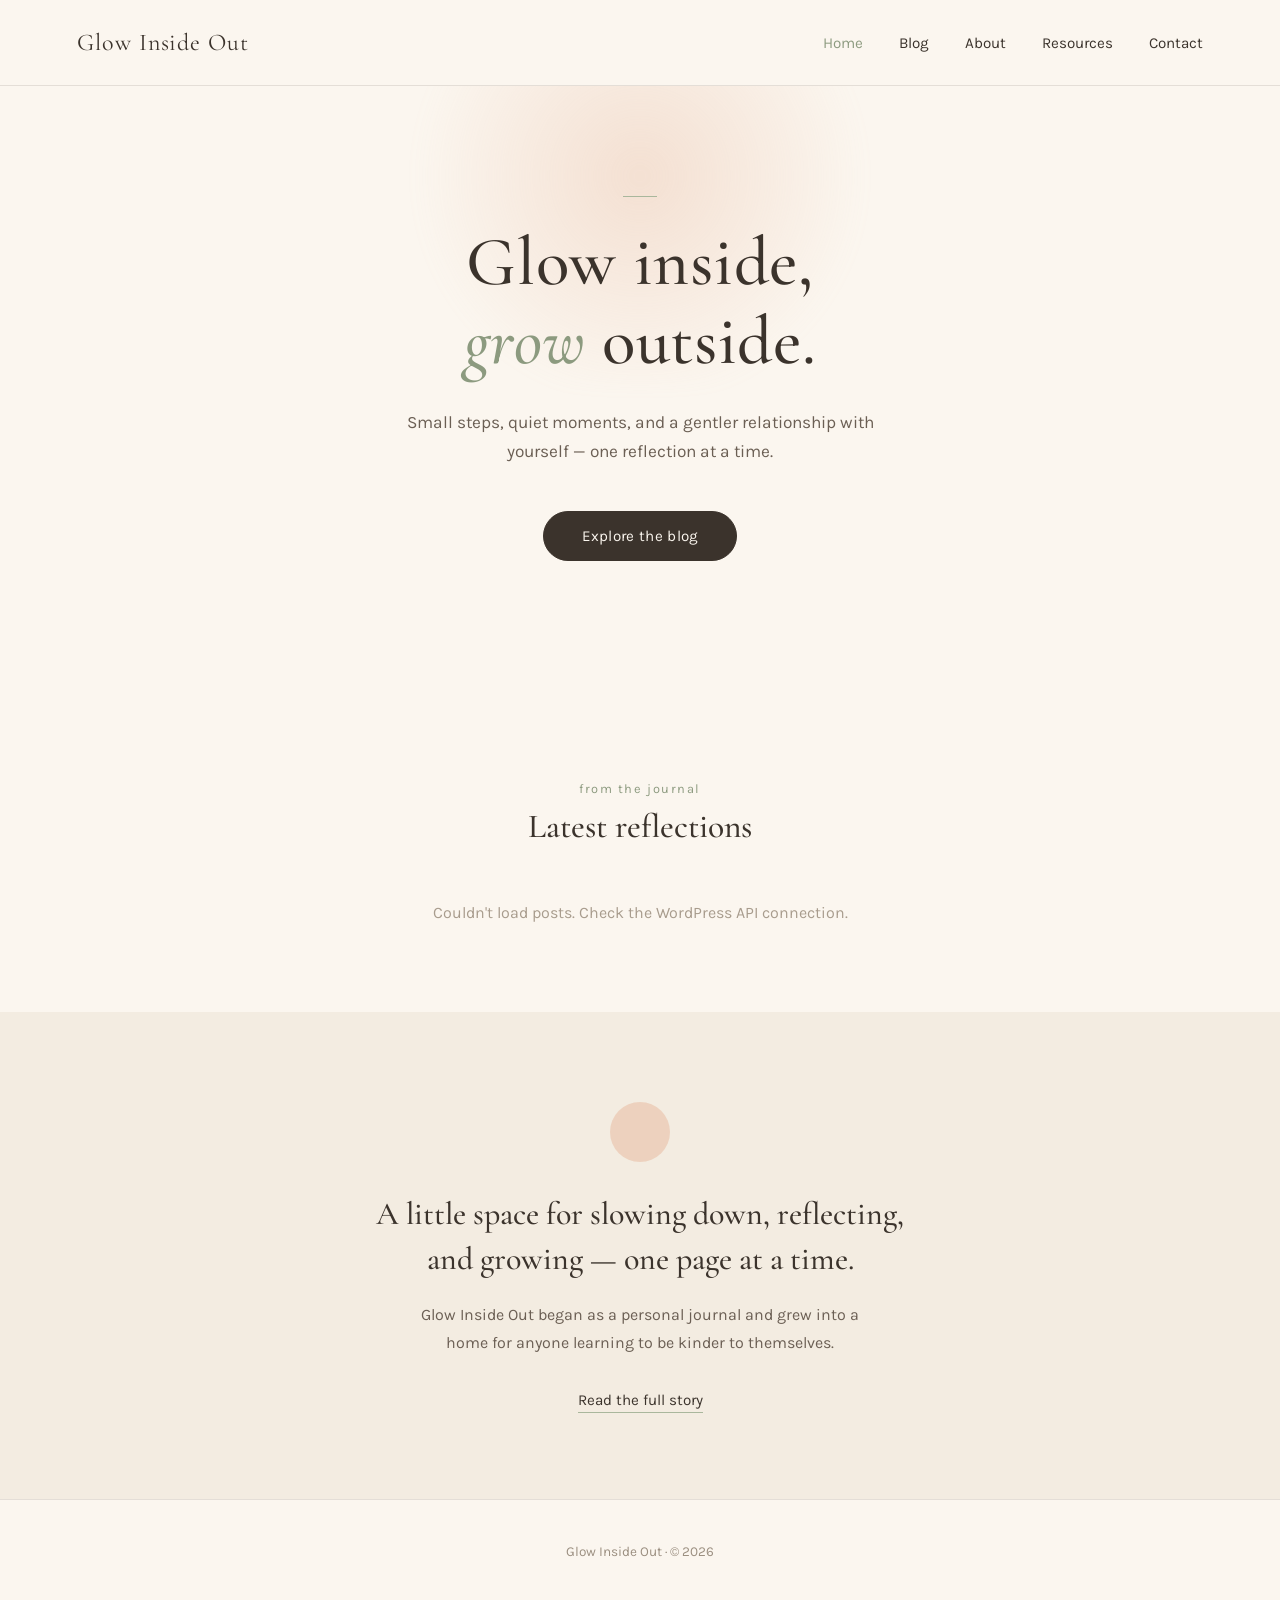
<file: index.html>
<!DOCTYPE html>
<html lang="en">
<head>
<meta charset="UTF-8">
<title>Glow Inside Out — Homepage</title>
<meta name="viewport" content="width=device-width, initial-scale=1">
<link rel="preconnect" href="https://fonts.googleapis.com">
<link href="https://fonts.googleapis.com/css2?family=Cormorant+Garamond:ital,wght@0,400;0,500;1,400&family=Karla:wght@400;500&display=swap" rel="stylesheet">
<link rel="stylesheet" href="style.css">
</head>
<body>

  <nav>
    <div class="logo">Glow Inside Out</div>
    <ul class="nav-links">
      <li><a href="#" class="active">Home</a></li>
      <li><a href="blog.html">Blog</a></li>
      <li><a href="about.html">About</a></li>
      <li><a href="resources.html">Resources</a></li>
      <li><a href="#">Contact</a></li>
    </ul>
  </nav>

  <section class="hero">
    <div class="eyebrow-mark"></div>
    <h1>Glow inside,<br><em>grow</em> outside.</h1>
    <p>Small steps, quiet moments, and a gentler relationship with yourself — one reflection at a time.</p>
    <a href="blog.html" class="btn">Explore the blog</a>
  </section>

  <section class="section">
    <div class="section-head">
      <span>from the journal</span>
      <h2>Latest reflections</h2>
    </div>
    <div class="cards" id="latest-posts">
      <p style="grid-column:1/-1; text-align:center; color:#a89c8d;">Loading latest posts…</p>
    </div>
  </section>

  <section class="section about">
    <div class="about-mark"></div>
    <h2>A little space for slowing down, reflecting, and growing — one page at a time.</h2>
    <p>Glow Inside Out began as a personal journal and grew into a home for anyone learning to be kinder to themselves.</p>
    <a href="#" class="link-under">Read the full story</a>
  </section>

  <footer>
    Glow Inside Out · © 2026
  </footer>

  <script src="script.js"></script>
</body>
</html>
</file>
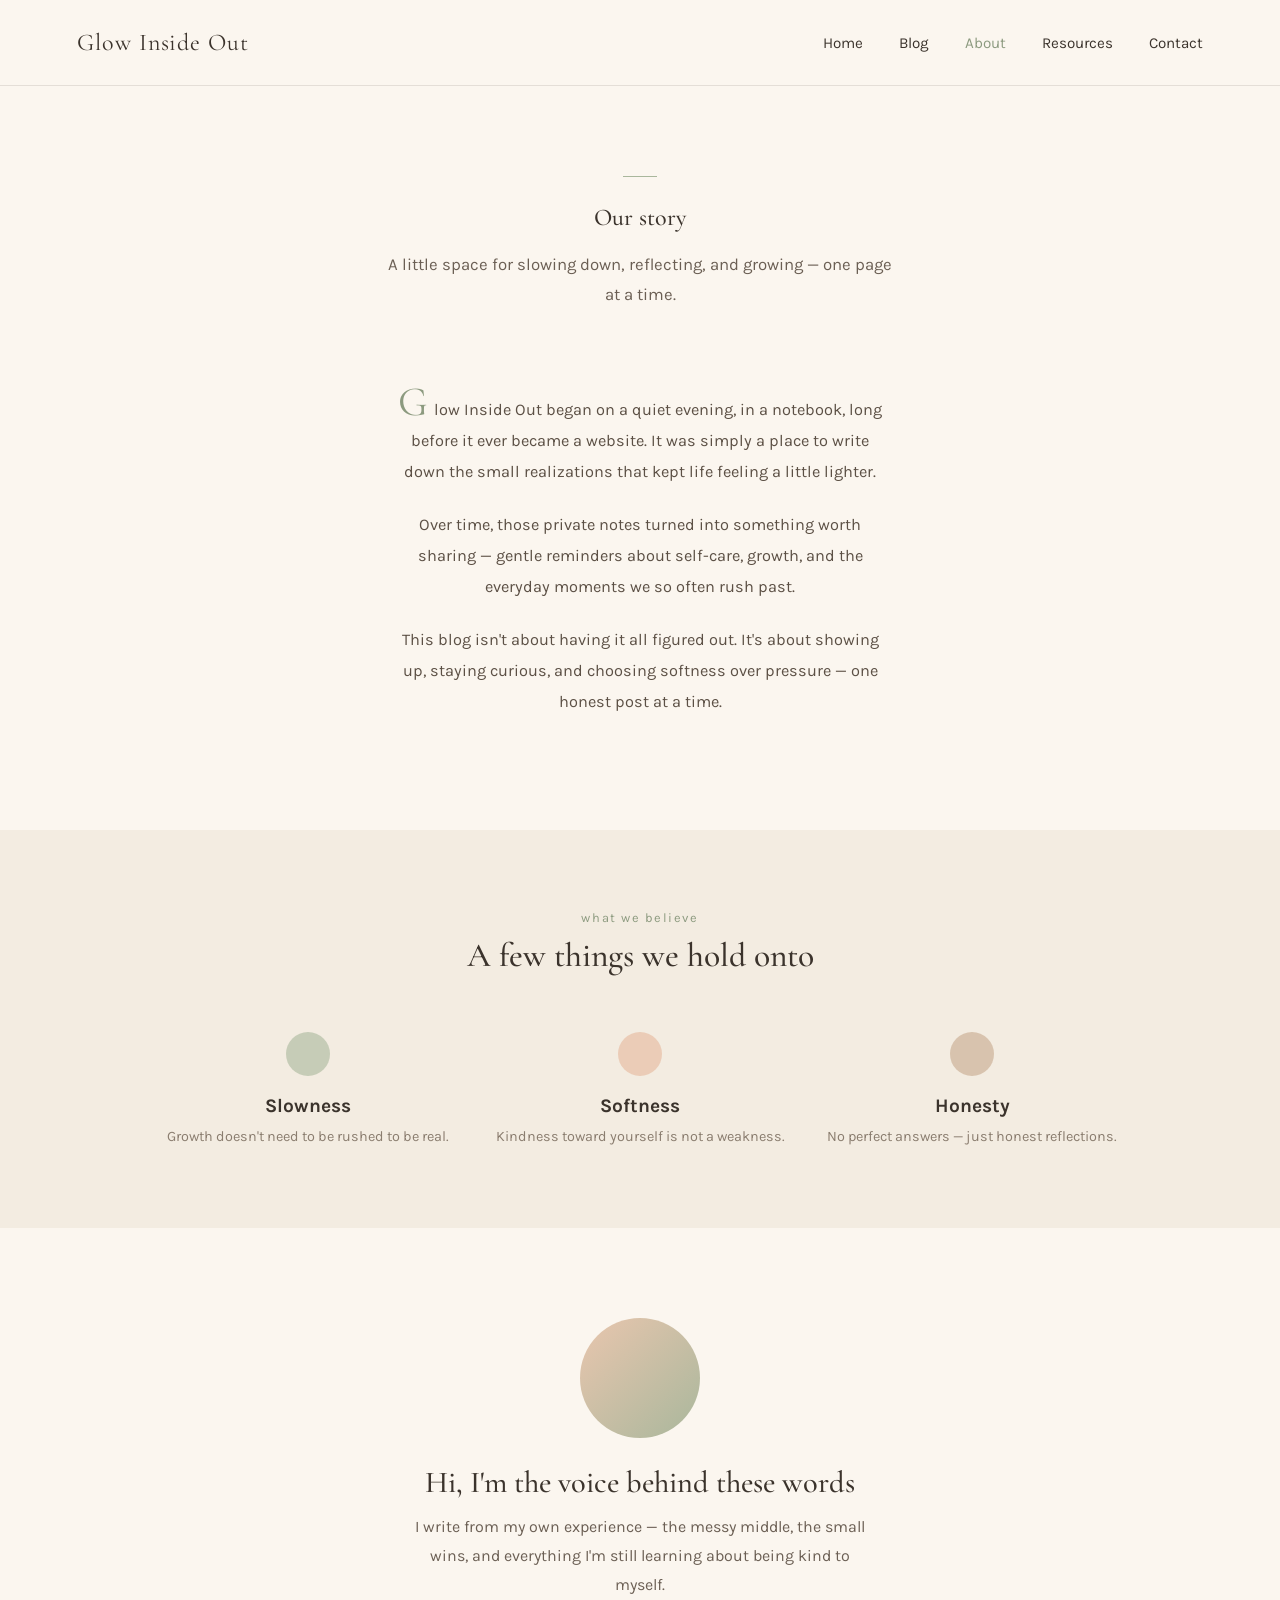
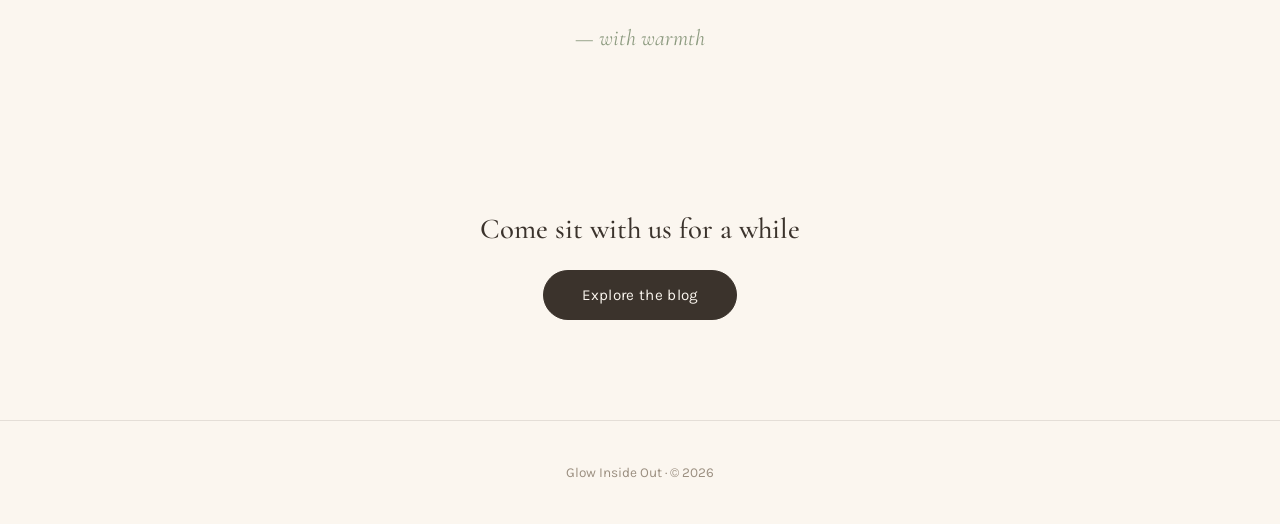
<file: about.html>
<!DOCTYPE html>
<html lang="en">
<head>
<meta charset="UTF-8">
<title>Glow Inside Out — About</title>
<meta name="viewport" content="width=device-width, initial-scale=1">
<link rel="preconnect" href="https://fonts.googleapis.com">
<link href="https://fonts.googleapis.com/css2?family=Cormorant+Garamond:ital,wght@0,400;0,500;1,400&family=Karla:wght@400;500&display=swap" rel="stylesheet">
<link rel="stylesheet" href="style.css">
<style>
  .about-hero{ text-align:center; padding:90px 6% 60px; }
  .about-hero p{ max-width:520px; margin:18px auto 0; color:#6b5f54; line-height:1.8; font-size:1.05rem; }

  .story{
    max-width:640px; margin:0 auto;
    padding:20px 6% 90px;
    text-align:center;
  }
  .story p{ color:#5c5045; line-height:1.9; font-size:1.02rem; margin-bottom:22px; }
  .story p:first-of-type::first-letter{
    font-family:'Cormorant Garamond', serif;
    font-size:2.6rem; color:#8C9A7F; padding-right:6px; line-height:0.6;
  }

  .values{
    background:#F3ECE1;
    padding:80px 6%;
  }
  .values-grid{
    display:grid; grid-template-columns:repeat(3,1fr); gap:36px;
    max-width:960px; margin:0 auto;
  }
  .value{ text-align:center; }
  .value-dot{
    width:44px; height:44px; border-radius:50%;
    margin:0 auto 18px;
  }
  .value-dot.sage{ background:var(--sage); opacity:0.6; }
  .value-dot.peach{ background:var(--peach); opacity:0.6; }
  .value-dot.tan{ background:#C7A98C; opacity:0.6; }
  .value h3{ font-size:1.2rem; margin-bottom:8px; }
  .value p{ font-size:0.9rem; color:#8a7d6f; line-height:1.6; }

  .founder{
    text-align:center;
    padding:90px 6%;
  }
  .founder-photo{
    width:120px; height:120px; border-radius:50%;
    margin:0 auto 26px;
    background:linear-gradient(135deg,#E9C6AE,#A9B79C);
  }
  .founder h2{ font-size:1.9rem; margin-bottom:12px; }
  .founder p{ max-width:460px; margin:0 auto; color:#6b5f54; line-height:1.8; }
  .signature{
    font-family:'Cormorant Garamond', serif;
    font-style:italic;
    font-size:1.4rem;
    margin-top:24px;
    color:#8C9A7F;
  }

  .cta{
    text-align:center;
    padding:70px 6% 100px;
  }
  .cta h2{ font-size:1.8rem; margin-bottom:24px; }

  @media (max-width:820px){
    .values-grid{ grid-template-columns:1fr; }
  }
</style>
</head>
<body>

  <nav>
    <div class="logo">Glow Inside Out</div>
    <ul class="nav-links">
      <li><a href="index.html">Home</a></li>
      <li><a href="blog.html">Blog</a></li>
      <li><a href="#" class="active">About</a></li>
      <li><a href="resources.html">Resources</a></li>
      <li><a href="#">Contact</a></li>
    </ul>
  </nav>

  <section class="about-hero">
    <div class="eyebrow-mark"></div>
    <h1>Our story</h1>
    <p>A little space for slowing down, reflecting, and growing — one page at a time.</p>
  </section>

  <section class="story">
    <p>Glow Inside Out began on a quiet evening, in a notebook, long before it ever became a website. It was simply a place to write down the small realizations that kept life feeling a little lighter.</p>
    <p>Over time, those private notes turned into something worth sharing — gentle reminders about self-care, growth, and the everyday moments we so often rush past.</p>
    <p>This blog isn't about having it all figured out. It's about showing up, staying curious, and choosing softness over pressure — one honest post at a time.</p>
  </section>

  <section class="values">
    <div class="section-head">
      <span>what we believe</span>
      <h2>A few things we hold onto</h2>
    </div>
    <div class="values-grid">
      <div class="value">
        <div class="value-dot sage"></div>
        <h3>Slowness</h3>
        <p>Growth doesn't need to be rushed to be real.</p>
      </div>
      <div class="value">
        <div class="value-dot peach"></div>
        <h3>Softness</h3>
        <p>Kindness toward yourself is not a weakness.</p>
      </div>
      <div class="value">
        <div class="value-dot tan"></div>
        <h3>Honesty</h3>
        <p>No perfect answers — just honest reflections.</p>
      </div>
    </div>
  </section>

  <section class="founder">
    <div class="founder-photo"></div>
    <h2>Hi, I'm the voice behind these words</h2>
    <p>I write from my own experience — the messy middle, the small wins, and everything I'm still learning about being kind to myself.</p>
    <div class="signature">— with warmth</div>
  </section>

  <section class="cta">
    <h2>Come sit with us for a while</h2>
    <a href="#" class="btn">Explore the blog</a>
  </section>

  <footer>Glow Inside Out · © 2026</footer>

</body>
</html>
</file>
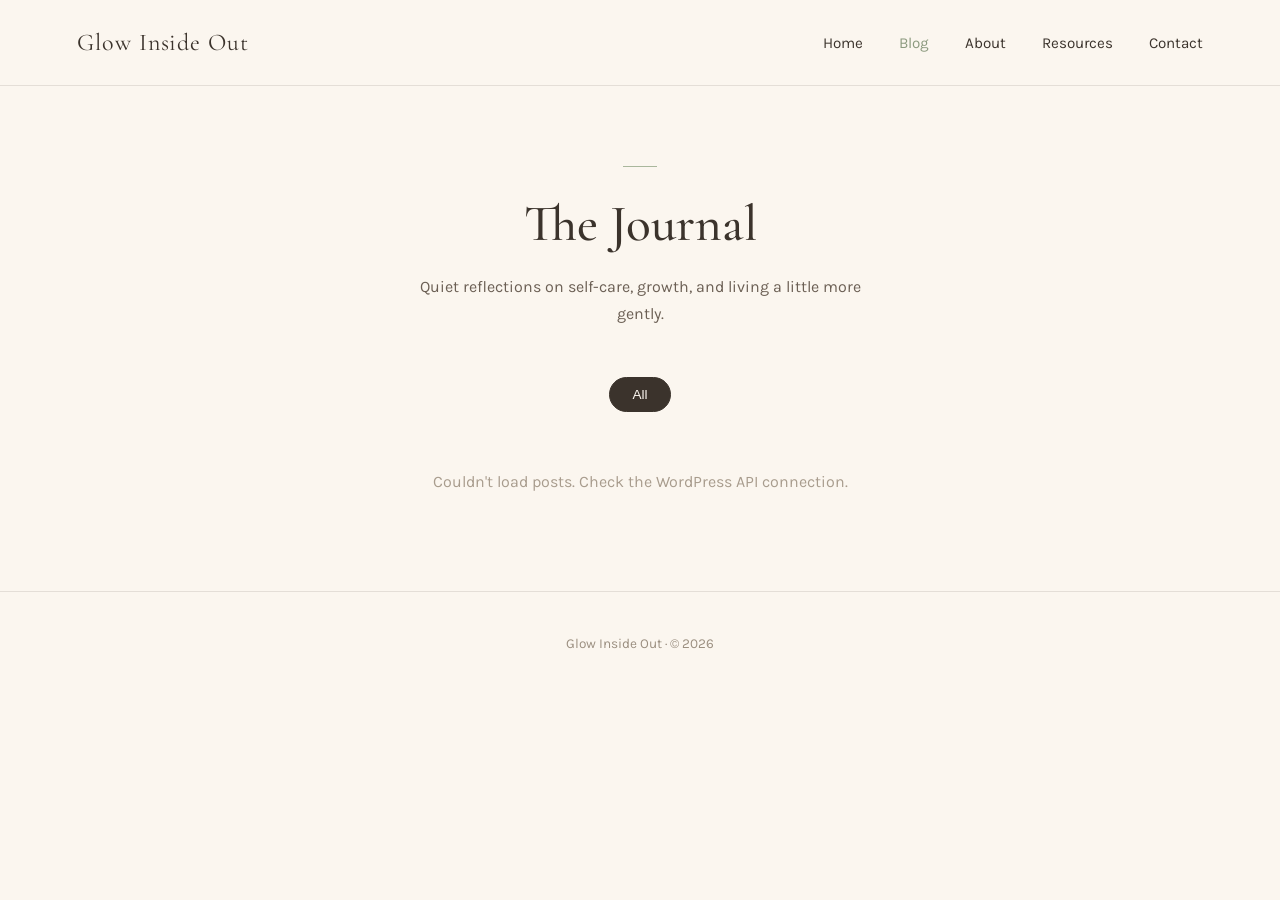
<file: blog.html>
<!DOCTYPE html>
<html lang="en">
<head>
<meta charset="UTF-8">
<title>Glow Inside Out — Blog</title>
<meta name="viewport" content="width=device-width, initial-scale=1">
<link rel="preconnect" href="https://fonts.googleapis.com">
<link href="https://fonts.googleapis.com/css2?family=Cormorant+Garamond:ital,wght@0,400;0,500;1,400&family=Karla:wght@400;500&display=swap" rel="stylesheet">
<link rel="stylesheet" href="style.css">
</head>
<body>

  <nav>
    <div class="logo">Glow Inside Out</div>
    <ul class="nav-links">
      <li><a href="index.html">Home</a></li>
      <li><a href="#" class="active">Blog</a></li>
      <li><a href="about.html">About</a></li>
      <li><a href="resources.html">Resources</a></li>
      <li><a href="#">Contact</a></li>
    </ul>
  </nav>

  <section class="page-head">
    <div class="eyebrow-mark"></div>
    <h1>The Journal</h1>
    <p>Quiet reflections on self-care, growth, and living a little more gently.</p>
  </section>

  <div class="filters" id="filters">
    <button class="filter active" data-cat="">All</button>
  </div>

  <div class="grid" id="posts-grid">
    <p style="grid-column:1/-1; text-align:center; color:#a89c8d;">Loading posts…</p>
  </div>

  <div class="load-more" id="load-more-wrap" style="display:none;">
    <a href="#" class="btn outline" id="load-more-btn">Load more posts</a>
  </div>

  <footer>Glow Inside Out · © 2026</footer>
  <script src="script.js"></script>

</body>
</html>
</file>
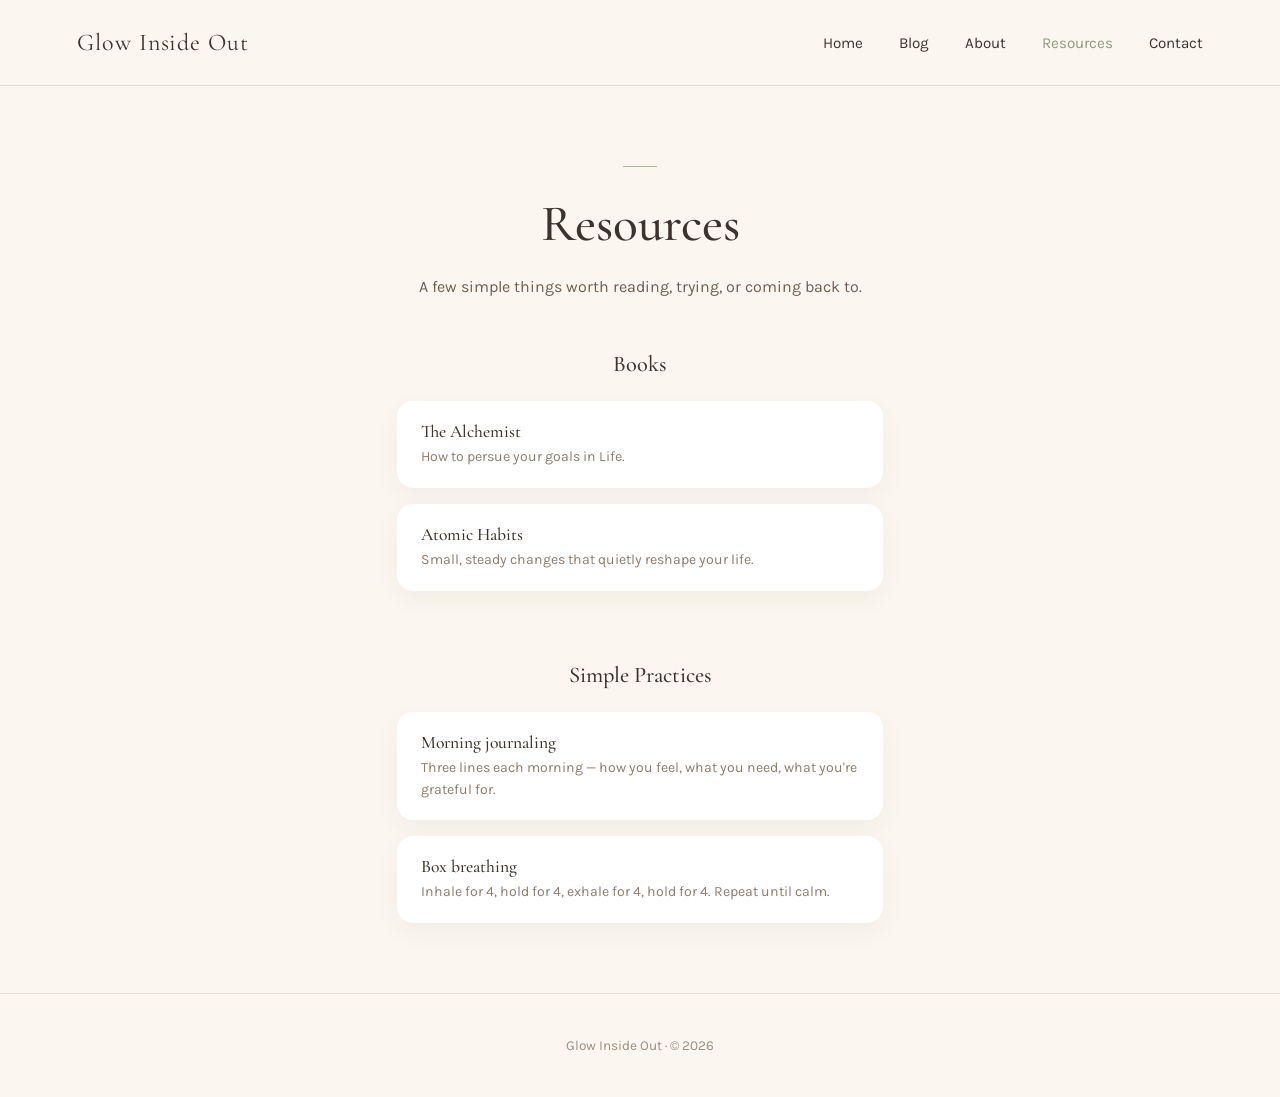
<file: resources.html>
<!DOCTYPE html>
<html lang="en">
<head>
<meta charset="UTF-8">
<title>Glow Inside Out — Resources</title>
<meta name="viewport" content="width=device-width, initial-scale=1">
<link rel="preconnect" href="https://fonts.googleapis.com">
<link href="https://fonts.googleapis.com/css2?family=Cormorant+Garamond:ital,wght@0,400;0,500;1,400&family=Karla:wght@400;500&display=swap" rel="stylesheet">
<link rel="stylesheet" href="style.css">
<style>
  .res-group{ max-width:640px; margin:0 auto; padding:0 6% 70px; }
  .res-group h2{ font-size:1.4rem; margin-bottom:24px; text-align:center; }
  .res-list{ display:flex; flex-direction:column; gap:16px; }
  .res-item{
    background:var(--card);
    border-radius:16px;
    padding:20px 24px;
    box-shadow:0 8px 24px rgba(59,51,44,0.05);
  }
  .res-item h3{
    font-family:'Cormorant Garamond', serif;
    font-weight:500;
    font-size:1.1rem;
    margin-bottom:4px;
  }
  .res-item p{ font-size:0.88rem; color:#8a7d6f; line-height:1.55; }
</style>
</head>
<body>

  <nav>
    <div class="logo">Glow Inside Out</div>
    <ul class="nav-links">
      <li><a href="index.html">Home</a></li>
      <li><a href="blog.html">Blog</a></li>
      <li><a href="about.html">About</a></li>
      <li><a href="#" class="active">Resources</a></li>
      <li><a href="#">Contact</a></li>
    </ul>
  </nav>

  <section class="page-head">
    <div class="eyebrow-mark"></div>
    <h1>Resources</h1>
    <p>A few simple things worth reading, trying, or coming back to.</p>
  </section>

  <section class="res-group">
    <h2>Books</h2>
    <div class="res-list">
      <div class="res-item">
        <h3>The Alchemist</h3>
        <p>How to persue your goals in Life.</p>
      </div>
      <div class="res-item">
        <h3>Atomic Habits</h3>
        <p>Small, steady changes that quietly reshape your life.</p>
      </div>
    </div>
  </section>

  <section class="res-group">
    <h2>Simple Practices</h2>
    <div class="res-list">
      <div class="res-item">
        <h3>Morning journaling</h3>
        <p>Three lines each morning — how you feel, what you need, what you're grateful for.</p>
      </div>
      <div class="res-item">
        <h3>Box breathing</h3>
        <p>Inhale for 4, hold for 4, exhale for 4, hold for 4. Repeat until calm.</p>
      </div>
    </div>
  </section>

  <footer>Glow Inside Out · © 2026</footer>

</body>
</html>
</file>
<file: style.css>
:root{
  --bg: #FBF6EF;
  --ink: #3B332C;
  --sage: #A9B79C;
  --peach: #E7B79C;
  --card: #FFFFFF;
  --line: rgba(59,51,44,0.12);
}
*{box-sizing:border-box; margin:0; padding:0;}
body{
  background:var(--bg);
  color:var(--ink);
  font-family:'Karla', sans-serif;
  -webkit-font-smoothing:antialiased;
}
h1,h2,.serif{
  font-family:'Cormorant Garamond', serif;
  font-weight:500;
}

/* NAV */
nav{
  display:flex; justify-content:space-between; align-items:center;
  padding:28px 6%;
  border-bottom:1px solid var(--line);
}
.logo{
  font-family:'Cormorant Garamond', serif;
  font-size:1.5rem;
  letter-spacing:0.04em;
}
.nav-links{
  display:flex; gap:36px;
  list-style:none;
  font-size:0.95rem;
}
.nav-links a{
  color:var(--ink);
  text-decoration:none;
  position:relative;
}
.nav-links a.active{ color:#8C9A7F; }
.nav-links a::after{
  content:'';
  position:absolute; left:0; bottom:-4px;
  width:0; height:1px; background:var(--sage);
  transition:width 0.3s ease;
}
.nav-links a:hover::after{ width:100%; }

/* HERO (homepage) */
.hero{
  text-align:center;
  padding:110px 6% 130px;
  position:relative;
  overflow:hidden;
}
.hero::before{
  content:'';
  position:absolute;
  top:-120px; left:50%; transform:translateX(-50%);
  width:520px; height:420px;
  background:radial-gradient(circle, var(--peach) 0%, transparent 68%);
  opacity:0.35;
  filter:blur(10px);
  z-index:0;
}
.hero > *{ position:relative; z-index:1; }
.hero h1{
  font-size:clamp(2.6rem, 5.4vw, 4.4rem);
  line-height:1.15;
  letter-spacing:0.01em;
}
.hero h1 em{
  font-style:italic;
  color:#8C9A7F;
}
.hero p{
  max-width:480px;
  margin:26px auto 44px;
  font-size:1.08rem;
  line-height:1.7;
  color:#6b5f54;
}

/* PAGE HEAD (inner pages, e.g. blog) */
.page-head{ text-align:center; padding:80px 6% 50px; }
.page-head h1{ font-size:clamp(2.2rem, 4.4vw, 3.2rem); }
.page-head p{ max-width:460px; margin:18px auto 0; color:#6b5f54; line-height:1.7; }

.eyebrow-mark{
  width:34px; height:1px;
  background:var(--sage);
  margin:0 auto 26px;
}

/* BUTTONS */
.btn{
  display:inline-block;
  padding:15px 38px;
  background:var(--ink);
  color:var(--bg);
  text-decoration:none;
  border-radius:100px;
  font-size:0.95rem;
  letter-spacing:0.02em;
  border:1px solid var(--ink);
  transition:background 0.3s ease, color 0.3s ease, transform 0.3s ease;
}
.btn:hover{ background:#8C9A7F; border-color:#8C9A7F; transform:translateY(-2px); }
.btn.outline{ background:transparent; color:var(--ink); }
.btn.outline:hover{ background:var(--ink); color:var(--bg); transform:none; }

/* FILTERS (blog) */
.filters{
  display:flex; justify-content:center; gap:14px; flex-wrap:wrap;
  padding:0 6% 60px;
}
.filter{
  padding:9px 22px;
  border-radius:100px;
  border:1px solid var(--line);
  font-size:0.85rem;
  color:#6b5f54;
  background:transparent;
  cursor:pointer;
  transition:all 0.3s ease;
}
.filter.active{ background:var(--ink); color:var(--bg); border-color:var(--ink); }
.filter:hover:not(.active){ border-color:var(--sage); color:var(--ink); }

/* SECTION LABELS (homepage) */
.section{ padding:90px 6%; }
.section-head{ text-align:center; margin-bottom:56px; }
.section-head h2{ font-size:2.1rem; font-weight:500; }
.section-head span{
  display:block;
  font-size:0.8rem;
  color:#8C9A7F;
  letter-spacing:0.12em;
  margin-bottom:10px;
}

/* CARDS + GRID (shared by homepage + blog) */
.cards, .grid{
  display:grid;
  grid-template-columns:repeat(3, 1fr);
  gap:32px;
  max-width:1080px;
  margin:0 auto;
}
.grid{ padding:0 6% 100px; }
.card{
  background:var(--card);
  border-radius:18px;
  overflow:hidden;
  box-shadow:0 10px 30px rgba(59,51,44,0.06);
  transition:transform 0.35s ease, box-shadow 0.35s ease;
}
.card:hover{
  transform:translateY(-6px);
  box-shadow:0 16px 40px rgba(59,51,44,0.1);
}
.card-img{
  height:190px;
  display:flex; align-items:center; justify-content:center;
  font-family:'Cormorant Garamond', serif;
  font-style:italic;
  font-size:1.1rem;
  color:#fff;
}
.card-img.a{ background:linear-gradient(135deg,#C9D3BC,#A9B79C); }
.card-img.b{ background:linear-gradient(135deg,#E9C6AE,#E7B79C); }
.card-img.c{ background:linear-gradient(135deg,#D9C9B8,#C7A98C); }
.card-img.d{ background:linear-gradient(135deg,#B9C7D3,#9CB0B7); }
.card-body{ padding:24px 26px 30px; }
.card-cat{
  font-size:0.75rem;
  color:#8C9A7F;
  letter-spacing:0.06em;
  margin-bottom:8px;
}
.card-body h3{
  font-family:'Cormorant Garamond', serif;
  font-weight:500;
  font-size:1.35rem;
  margin-bottom:10px;
  line-height:1.3;
}
.card-body p{
  font-size:0.92rem;
  color:#8a7d6f;
  line-height:1.6;
  margin-bottom:0;
}
.card-meta{ font-size:0.78rem; color:#a89c8d; margin-top:14px; }

.load-more{ text-align:center; padding-bottom:100px; }

/* ABOUT (homepage) */
.about{ text-align:center; background:#F3ECE1; }
.about-mark{
  width:60px; height:60px;
  border-radius:50%;
  background:var(--peach);
  opacity:0.5;
  margin:0 auto 30px;
}
.about h2{ font-size:2rem; max-width:560px; margin:0 auto 20px; line-height:1.4; }
.about p{ max-width:460px; margin:0 auto 34px; color:#6b5f54; line-height:1.7; }
.link-under{
  color:var(--ink);
  text-decoration:none;
  border-bottom:1px solid var(--sage);
  padding-bottom:3px;
  font-size:0.95rem;
}

/* FOOTER */
footer{
  text-align:center;
  padding:44px 6%;
  font-size:0.85rem;
  color:#9b8f80;
  border-top:1px solid var(--line);
}

@media (max-width:820px){
  .nav-links{ display:none; }
  .cards, .grid{ grid-template-columns:1fr; }
}

/* =========================================================
   Single Blog Post
   ========================================================= */

.single-post {
  max-width: 850px;
  margin: 0 auto;
  padding: 80px 24px;
}

.single-post-content {
  width: 100%;
}

.single-post-content .card-cat {
  text-align: center;
  margin-bottom: 15px;
  font-size: 0.8rem;
  letter-spacing: 2px;
  text-transform: uppercase;
}

.single-post-content h1 {
  font-family: "Cormorant Garamond", serif;
  font-size: clamp(2.5rem, 6vw, 4.2rem);
  font-weight: 400;
  line-height: 1.05;
  text-align: center;
  margin: 10px auto 20px;
  max-width: 750px;
}

.single-post-content .card-meta {
  text-align: center;
  color: #a89c8d;
  font-size: 0.85rem;
  margin-bottom: 40px;
}

.single-post-content > img {
  width: 100%;
  max-height: 520px;
  object-fit: cover;
  display: block;
  margin: 30px auto 50px;
}

.post-content {
  font-family: "Karla", sans-serif;
  font-size: 1.05rem;
  line-height: 1.9;
  color: #4d463f;
}

.post-content p {
  margin: 0 0 1.5em;
}

.post-content h2 {
  font-family: "Cormorant Garamond", serif;
  font-size: 2rem;
  font-weight: 500;
  line-height: 1.2;
  margin: 2em 0 0.7em;
}

.post-content h3 {
  font-family: "Cormorant Garamond", serif;
  font-size: 1.6rem;
  font-weight: 500;
  margin: 1.8em 0 0.6em;
}

.post-content img {
  max-width: 100%;
  height: auto;
  display: block;
  margin: 35px auto;
}

.post-content figure {
  margin: 35px 0;
}

.post-content figcaption {
  text-align: center;
  font-size: 0.85rem;
  color: #a89c8d;
  margin-top: 10px;
}

.post-content a {
  text-decoration: underline;
  text-underline-offset: 3px;
}

.post-content ul,
.post-content ol {
  margin: 1.2em 0;
  padding-left: 30px;
}

.post-content li {
  margin-bottom: 0.6em;
}

.post-content blockquote {
  margin: 35px 0;
  padding: 10px 25px;
  border-left: 2px solid #c9bfb2;
  font-family: "Cormorant Garamond", serif;
  font-size: 1.4rem;
  font-style: italic;
  color: #6b6259;
}

.single-post-content > p:last-child {
  margin-top: 50px;
  text-align: center;
}

.single-post-content > p:last-child a {
  text-decoration: none;
}


/* ---------- Mobile ---------- */

@media (max-width: 600px) {

  .single-post {
    padding: 50px 20px;
  }

  .single-post-content h1 {
    font-size: 2.7rem;
  }

  .post-content {
    font-size: 1rem;
    line-height: 1.8;
  }

  .post-content h2 {
    font-size: 1.8rem;
  }

  .post-content blockquote {
    padding-left: 18px;
    font-size: 1.25rem;
  }

}
</file>
